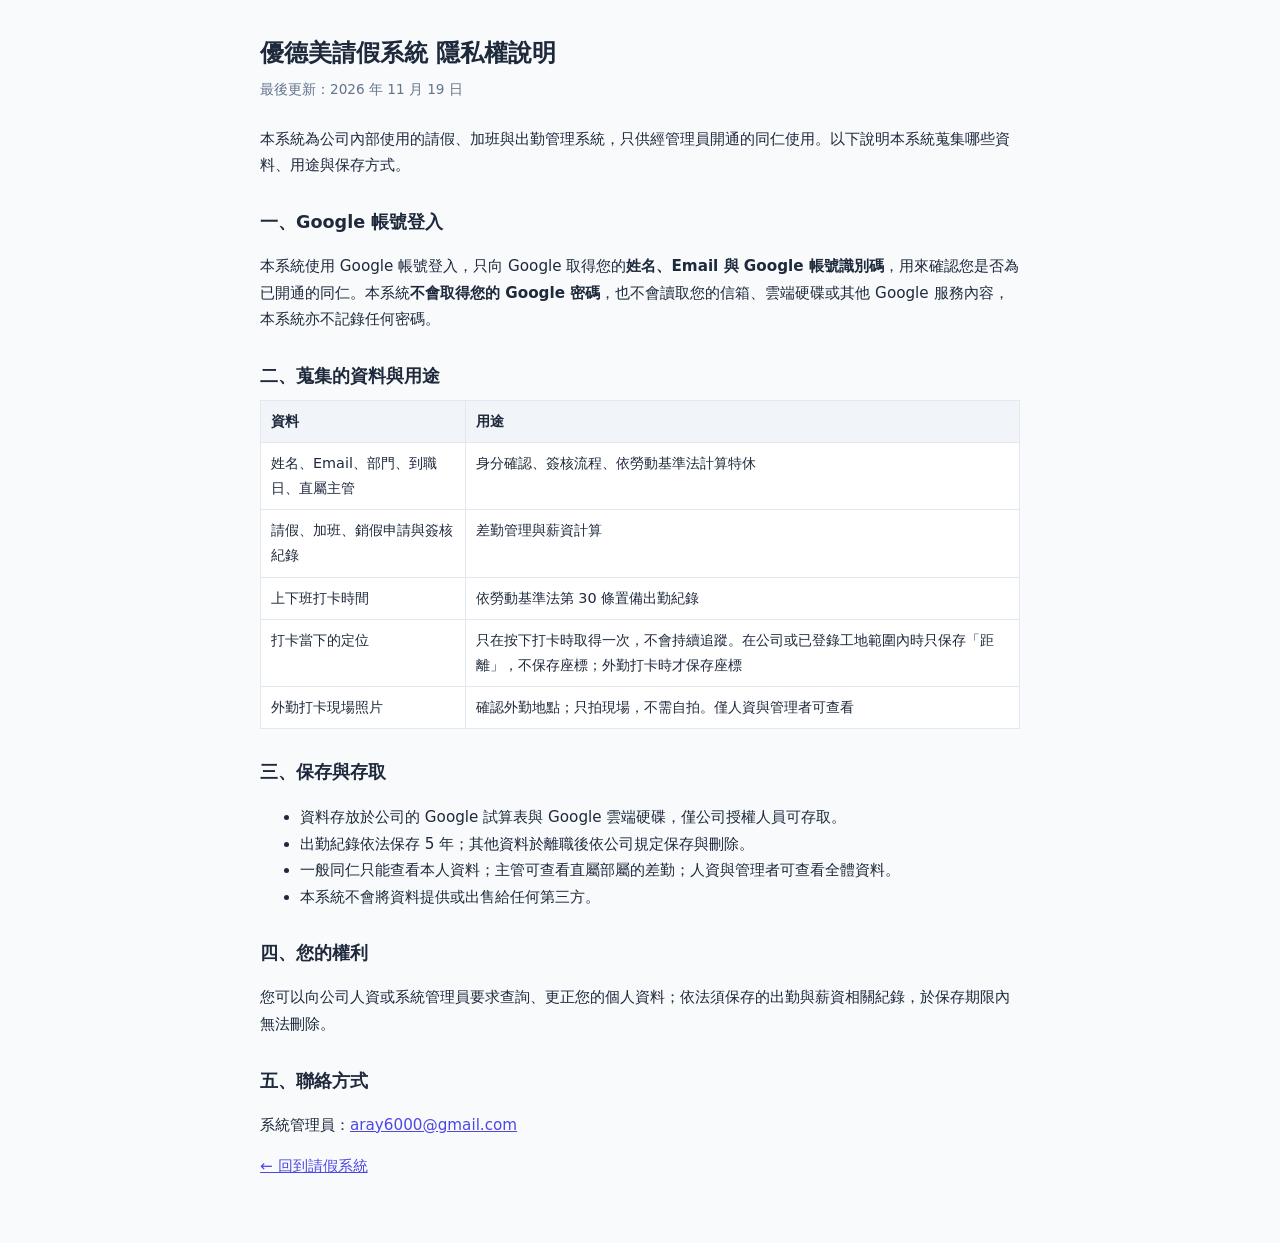
<file: privacy.html>
<!DOCTYPE html>
<html lang="zh-Hant">
<head>
  <meta charset="UTF-8">
  <meta name="viewport" content="width=device-width, initial-scale=1">
  <meta name="robots" content="noindex">
  <title>隱私權說明｜優德美請假系統</title>
  <style>
    body { margin: 0; background: #f8fafc; color: #1e293b; font-family: "Noto Sans TC", system-ui, -apple-system, "PingFang TC", "Microsoft JhengHei", sans-serif; line-height: 1.75; }
    main { max-width: 760px; margin: 0 auto; padding: 32px 16px 48px; }
    h1 { font-size: 1.5rem; margin: 0 0 4px; }
    h2 { font-size: 1.1rem; margin: 28px 0 8px; }
    p, li { font-size: 0.95rem; }
    .meta { color: #64748b; font-size: 0.85rem; margin-bottom: 24px; }
    table { width: 100%; border-collapse: collapse; font-size: 0.9rem; background: #fff; }
    th, td { border: 1px solid #e2e8f0; padding: 8px 10px; text-align: left; vertical-align: top; }
    th { background: #f1f5f9; }
    a { color: #4f46e5; }
  </style>
</head>
<body>
<main>
  <h1>優德美請假系統 隱私權說明</h1>
  <div class="meta">最後更新：2026 年 11 月 19 日</div>

  <p>本系統為公司內部使用的請假、加班與出勤管理系統，只供經管理員開通的同仁使用。以下說明本系統蒐集哪些資料、用途與保存方式。</p>

  <h2>一、Google 帳號登入</h2>
  <p>本系統使用 Google 帳號登入，只向 Google 取得您的<strong>姓名、Email 與 Google 帳號識別碼</strong>，用來確認您是否為已開通的同仁。本系統<strong>不會取得您的 Google 密碼</strong>，也不會讀取您的信箱、雲端硬碟或其他 Google 服務內容，本系統亦不記錄任何密碼。</p>

  <h2>二、蒐集的資料與用途</h2>
  <table>
    <tr><th>資料</th><th>用途</th></tr>
    <tr><td>姓名、Email、部門、到職日、直屬主管</td><td>身分確認、簽核流程、依勞動基準法計算特休</td></tr>
    <tr><td>請假、加班、銷假申請與簽核紀錄</td><td>差勤管理與薪資計算</td></tr>
    <tr><td>上下班打卡時間</td><td>依勞動基準法第 30 條置備出勤紀錄</td></tr>
    <tr><td>打卡當下的定位</td><td>只在按下打卡時取得一次，不會持續追蹤。在公司或已登錄工地範圍內時只保存「距離」，不保存座標；外勤打卡時才保存座標</td></tr>
    <tr><td>外勤打卡現場照片</td><td>確認外勤地點；只拍現場，不需自拍。僅人資與管理者可查看</td></tr>
  </table>

  <h2>三、保存與存取</h2>
  <ul>
    <li>資料存放於公司的 Google 試算表與 Google 雲端硬碟，僅公司授權人員可存取。</li>
    <li>出勤紀錄依法保存 5 年；其他資料於離職後依公司規定保存與刪除。</li>
    <li>一般同仁只能查看本人資料；主管可查看直屬部屬的差勤；人資與管理者可查看全體資料。</li>
    <li>本系統不會將資料提供或出售給任何第三方。</li>
  </ul>

  <h2>四、您的權利</h2>
  <p>您可以向公司人資或系統管理員要求查詢、更正您的個人資料；依法須保存的出勤與薪資相關紀錄，於保存期限內無法刪除。</p>

  <h2>五、聯絡方式</h2>
  <p>系統管理員：<a href="mailto:aray6000@gmail.com">aray6000@gmail.com</a></p>

  <p><a href="./">← 回到請假系統</a></p>
</main>
</body>
</html>
</file>
